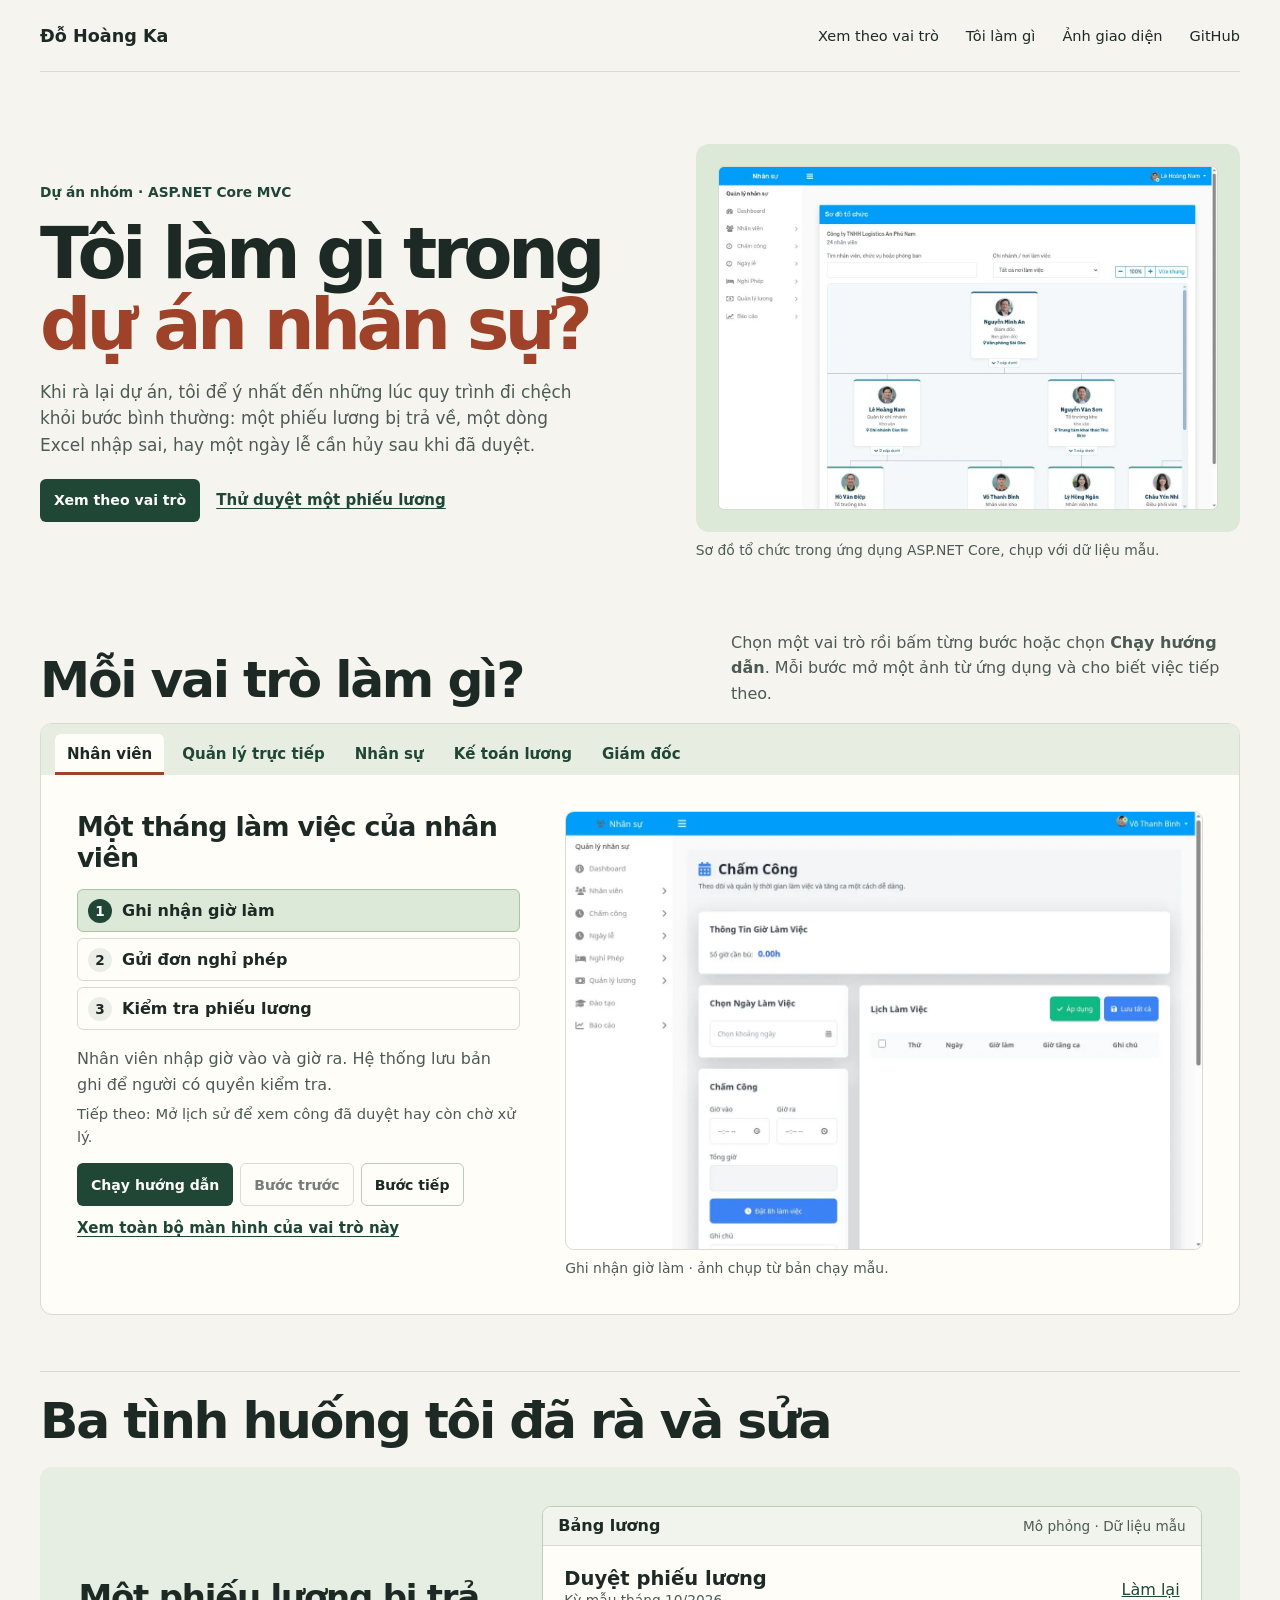
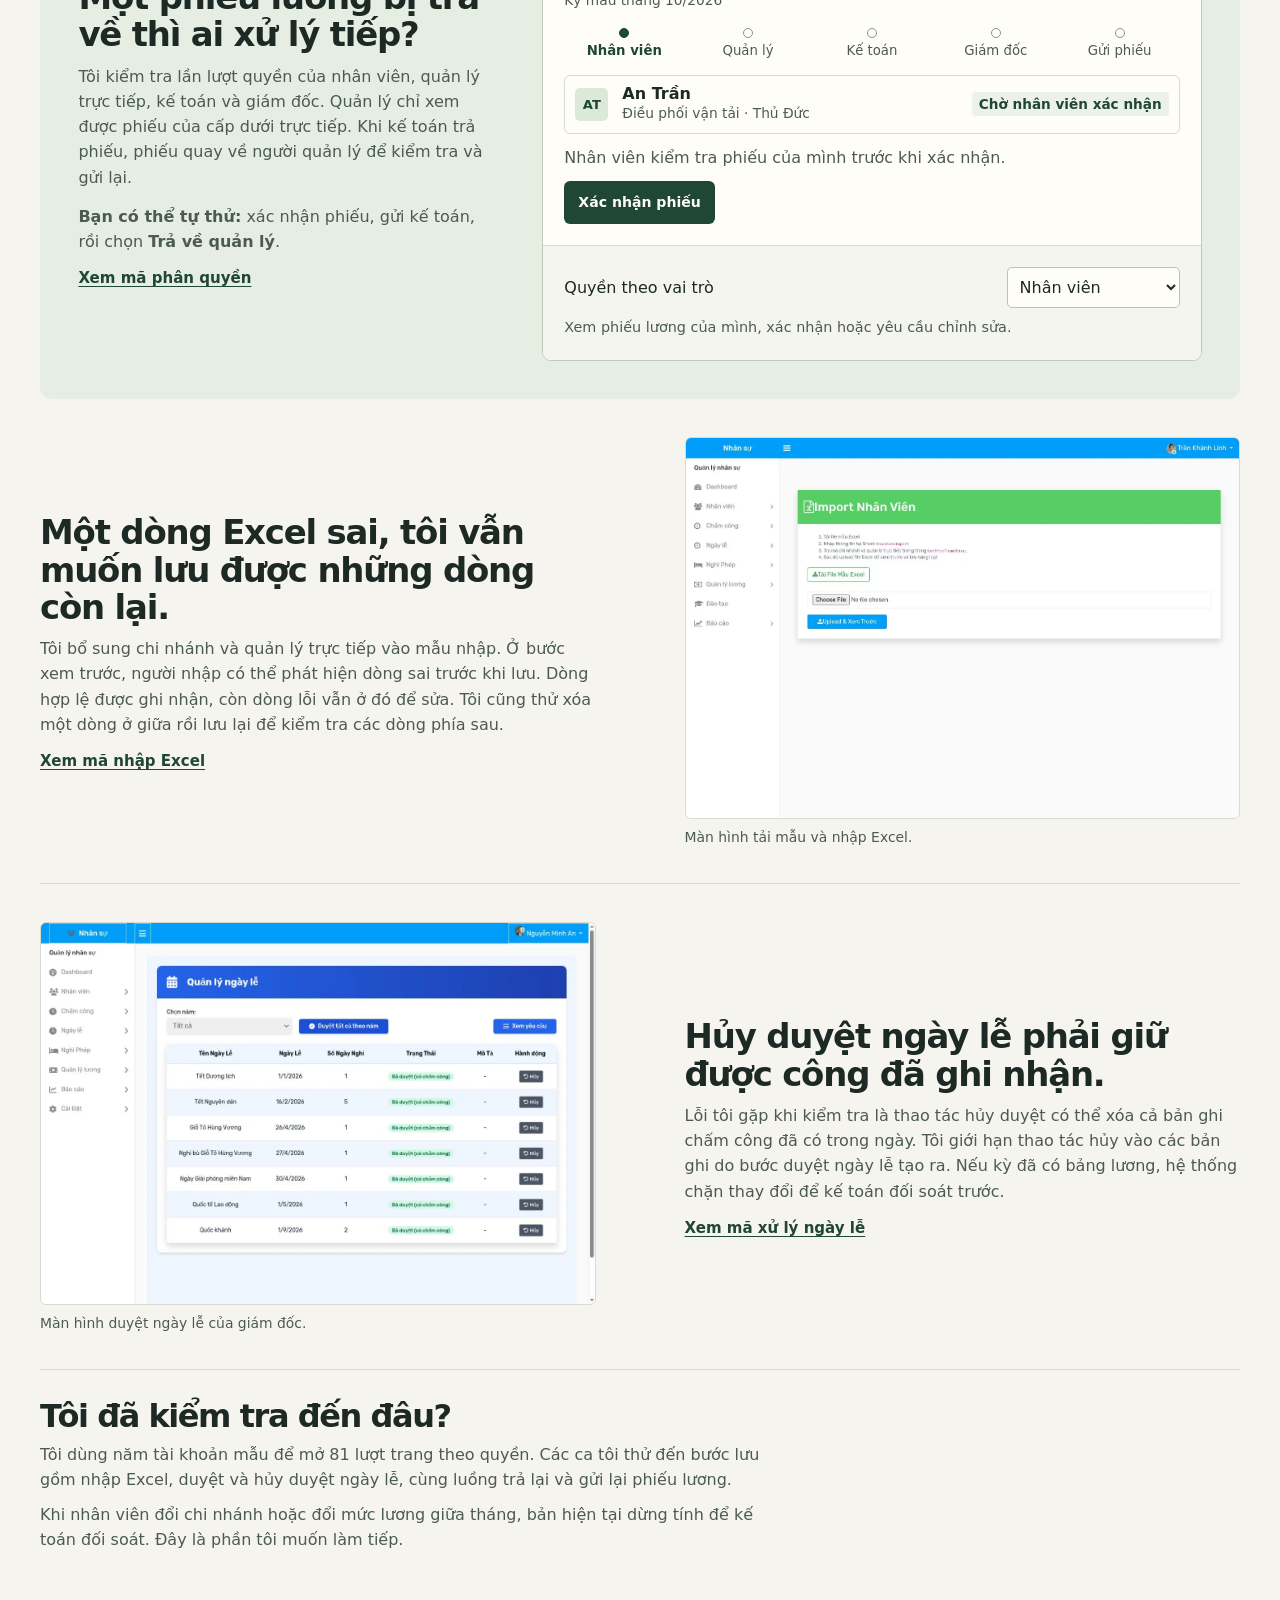
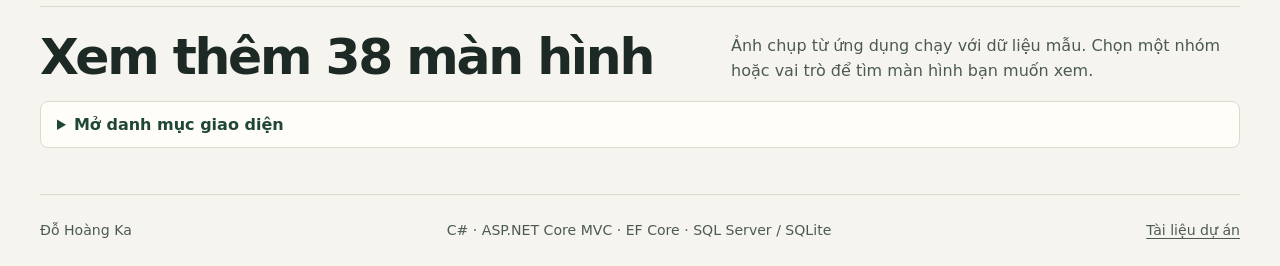
<file: index.html>
<!doctype html>
<html lang="vi">
<head>
  <meta charset="utf-8">
  <meta name="viewport" content="width=device-width, initial-scale=1">
  <meta name="description" content="Ghi chép của Đỗ Hoàng Ka về dự án nhóm quản lý nhân sự trên ASP.NET Core, từ phân quyền duyệt lương đến nhập hồ sơ Excel và bảo toàn dữ liệu chấm công.">
  <meta name="theme-color" content="#f6f4ee">
  <title>Đỗ Hoàng Ka — Dự án quản lý nhân sự</title>
  <link rel="stylesheet" href="./style.css">
  <script defer src="./demo.js"></script>
  <script defer src="./catalog-data.js"></script>
  <script defer src="./catalog.js"></script>
  <script defer src="./walkthrough.js"></script>
</head>
<body>
  <a class="skip" href="#main">Đến nội dung</a>
  <header class="site-header wrap">
    <a class="signature" href="#main">Đỗ Hoàng Ka</a>
    <nav aria-label="Điều hướng">
      <a href="#walkthrough">Xem theo vai trò</a>
      <a href="#technical">Tôi làm gì</a>
      <a href="#screens">Ảnh giao diện</a>
      <a href="https://github.com/KAHOCCODE/HRManagementSystem/tree/fix/hr-role-audit">GitHub</a>
    </nav>
  </header>

  <main id="main">
    <section class="hero wrap" aria-labelledby="title">
      <div class="hero-copy">
        <p class="context">Dự án nhóm · ASP.NET Core MVC</p>
        <h1 id="title">Tôi làm gì trong <em>dự án nhân sự?</em></h1>
        <p class="lead">Khi rà lại dự án, tôi để ý nhất đến những lúc quy trình đi chệch khỏi bước bình thường: một phiếu lương bị trả về, một dòng Excel nhập sai, hay một ngày lễ cần hủy sau khi đã duyệt.</p>
        <div class="actions">
          <a class="button primary" href="#walkthrough">Xem theo vai trò</a>
          <a class="text-link" href="#demo">Thử duyệt một phiếu lương</a>
        </div>
      </div>
      <figure class="hero-shot">
        <div class="image-frame">
          <a href="./screenshots/functions/organization.webp">
            <img src="./screenshots/functions/organization.webp" width="1348" height="926" alt="Sơ đồ tổ chức trong ứng dụng, hiển thị cấp quản lý và nhân viên theo nơi làm việc">
          </a>
        </div>
        <figcaption>Sơ đồ tổ chức trong ứng dụng ASP.NET Core, chụp với dữ liệu mẫu.</figcaption>
      </figure>
    </section>

    <section class="walkthrough wrap" id="walkthrough" aria-labelledby="walk-title">
      <div class="section-heading">
        <h2 id="walk-title">Mỗi vai trò làm gì?</h2>
        <p>Chọn một vai trò rồi bấm từng bước hoặc chọn <strong>Chạy hướng dẫn</strong>. Mỗi bước mở một ảnh từ ứng dụng và cho biết việc tiếp theo.</p>
      </div>
      <div class="tour">
        <div class="tour-tabs" role="tablist" aria-label="Vai trò trong hệ thống">
          <button type="button" role="tab" id="tab-employee" data-tour-role="employee" aria-selected="true" aria-controls="tour-panel">Nhân viên</button>
          <button type="button" role="tab" id="tab-manager" data-tour-role="manager" aria-selected="false" aria-controls="tour-panel" tabindex="-1">Quản lý trực tiếp</button>
          <button type="button" role="tab" id="tab-hr" data-tour-role="hr" aria-selected="false" aria-controls="tour-panel" tabindex="-1">Nhân sự</button>
          <button type="button" role="tab" id="tab-payroll" data-tour-role="payroll" aria-selected="false" aria-controls="tour-panel" tabindex="-1">Kế toán lương</button>
          <button type="button" role="tab" id="tab-director" data-tour-role="director" aria-selected="false" aria-controls="tour-panel" tabindex="-1">Giám đốc</button>
        </div>
        <div class="tour-panel" id="tour-panel" role="tabpanel" aria-labelledby="tab-employee">
          <div class="tour-guide">
            <h3 id="tour-name"></h3>
            <ol id="tour-steps" aria-label="Các bước của vai trò"></ol>
            <div id="tour-description" aria-live="polite">
              <p id="tour-note"></p>
              <p id="tour-next"></p>
            </div>
            <div class="tour-controls">
              <button type="button" id="tour-play" class="button primary">Chạy hướng dẫn</button>
              <button type="button" id="tour-previous" class="button neutral">Bước trước</button>
              <button type="button" id="tour-forward" class="button neutral">Bước tiếp</button>
            </div>
            <a class="text-link" id="tour-all" href="#screens">Xem toàn bộ màn hình của vai trò này</a>
          </div>
          <figure class="tour-shot">
            <a id="tour-image-link" href="./screenshots/functions/attendance.webp"><img id="tour-image" src="./screenshots/functions/attendance.webp" width="1348" height="926" alt="Màn hình đăng ký chấm công" loading="lazy"></a>
            <figcaption id="tour-caption">Ảnh chụp ứng dụng với dữ liệu mẫu.</figcaption>
          </figure>
        </div>
      </div>
    </section>

    <section class="work wrap" id="technical" aria-labelledby="technical-title">
      <div class="section-intro">
        <h2 id="technical-title">Ba tình huống tôi đã rà và sửa</h2>
      </div>

      <article class="pay-story" aria-labelledby="pay-title">
        <div class="pay-copy">
          <h3 id="pay-title">Một phiếu lương bị trả về thì ai xử lý tiếp?</h3>
          <p>Tôi kiểm tra lần lượt quyền của nhân viên, quản lý trực tiếp, kế toán và giám đốc. Quản lý chỉ xem được phiếu của cấp dưới trực tiếp. Khi kế toán trả phiếu, phiếu quay về người quản lý để kiểm tra và gửi lại.</p>
          <p><strong>Bạn có thể tự thử:</strong> xác nhận phiếu, gửi kế toán, rồi chọn <strong>Trả về quản lý</strong>.</p>
          <a class="text-link" href="https://github.com/KAHOCCODE/HRManagementSystem/blob/fix/hr-role-audit/HRManagementSystem/Authorization/PayrollAccess.cs">Xem mã phân quyền</a>
        </div>
        <section class="console" id="demo" aria-labelledby="demo-title">
        <div class="console-top">
          <h2 id="demo-title"><span class="app-icon" aria-hidden="true"><i></i></span> Bảng lương</h2>
          <span class="sample">Mô phỏng · Dữ liệu mẫu</span>
        </div>
        <div class="console-body">
          <div class="console-heading">
            <div><h3>Duyệt phiếu lương</h3><p>Kỳ mẫu tháng 10/2026</p></div>
            <button class="text-button" type="button" id="restart">Làm lại</button>
          </div>
          <ol class="steps" aria-label="Các bước duyệt lương" id="steps">
            <li aria-current="step"><span class="step-dot" aria-hidden="true"></span>Nhân viên</li>
            <li><span class="step-dot" aria-hidden="true"></span>Quản lý</li>
            <li><span class="step-dot" aria-hidden="true"></span>Kế toán</li>
            <li><span class="step-dot" aria-hidden="true"></span>Giám đốc</li>
            <li><span class="step-dot" aria-hidden="true"></span>Gửi phiếu</li>
          </ol>
          <div class="pay-card">
            <div class="person"><span class="avatar" aria-hidden="true">AT</span><div><strong>An Trần</strong><p>Điều phối vận tải · Thủ Đức</p></div></div>
            <span class="status" id="status">Chờ nhân viên xác nhận</span>
          </div>
          <p id="transition-note" class="transition" aria-live="polite">Nhân viên kiểm tra phiếu của mình trước khi xác nhận.</p>
          <div class="actions controls">
            <button class="button primary" type="button" id="advance">Xác nhận phiếu</button>
            <button class="button secondary" type="button" id="send-back" hidden>Trả lại</button>
          </div>
        </div>
        <div class="role-panel">
          <label for="role">Quyền theo vai trò</label>
          <select id="role"><option value="employee">Nhân viên</option><option value="manager">Quản lý trực tiếp</option><option value="payroll">Kế toán lương</option><option value="director">Giám đốc</option><option value="hr">Nhân sự</option></select>
          <p id="role-description" aria-live="polite">Xem phiếu lương của mình, xác nhận hoặc yêu cầu chỉnh sửa.</p>
        </div>
      </section>
      </article>

      <article class="story" aria-labelledby="excel-title">
        <div>
          <h3 id="excel-title">Một dòng Excel sai, tôi vẫn muốn lưu được những dòng còn lại.</h3>
          <p>Tôi bổ sung chi nhánh và quản lý trực tiếp vào mẫu nhập. Ở bước xem trước, người nhập có thể phát hiện dòng sai trước khi lưu. Dòng hợp lệ được ghi nhận, còn dòng lỗi vẫn ở đó để sửa. Tôi cũng thử xóa một dòng ở giữa rồi lưu lại để kiểm tra các dòng phía sau.</p>
          <a class="text-link" href="https://github.com/KAHOCCODE/HRManagementSystem/blob/fix/hr-role-audit/HRManagementSystem/Controllers/EmployeeImportController.cs">Xem mã nhập Excel</a>
        </div>
        <figure>
          <a href="./screenshots/functions/employee-import.webp">
            <img src="./screenshots/functions/employee-import.webp" width="1363" height="936" loading="lazy" alt="Màn hình tải mẫu và nhập hồ sơ nhân viên từ Excel">
          </a>
          <figcaption>Màn hình tải mẫu và nhập Excel.</figcaption>
        </figure>
      </article>

      <article class="story story-reverse" aria-labelledby="holiday-title">
        <div>
          <h3 id="holiday-title">Hủy duyệt ngày lễ phải giữ được công đã ghi nhận.</h3>
          <p>Lỗi tôi gặp khi kiểm tra là thao tác hủy duyệt có thể xóa cả bản ghi chấm công đã có trong ngày. Tôi giới hạn thao tác hủy vào các bản ghi do bước duyệt ngày lễ tạo ra. Nếu kỳ đã có bảng lương, hệ thống chặn thay đổi để kế toán đối soát trước.</p>
          <a class="text-link" href="https://github.com/KAHOCCODE/HRManagementSystem/blob/fix/hr-role-audit/HRManagementSystem/ApiControllers/HolidayManagerApiController.cs">Xem mã xử lý ngày lễ</a>
        </div>
        <figure>
          <a href="./screenshots/functions/holiday-approval.webp">
            <img src="./screenshots/functions/holiday-approval.webp" width="1348" height="926" loading="lazy" alt="Màn hình quản lý và duyệt ngày lễ trong ứng dụng">
          </a>
          <figcaption>Màn hình duyệt ngày lễ của giám đốc.</figcaption>
        </figure>
      </article>

      <aside class="testing" aria-labelledby="testing-title">
        <h2 id="testing-title">Tôi đã kiểm tra đến đâu?</h2>
        <p>Tôi dùng năm tài khoản mẫu để mở 81 lượt trang theo quyền. Các ca tôi thử đến bước lưu gồm nhập Excel, duyệt và hủy duyệt ngày lễ, cùng luồng trả lại và gửi lại phiếu lương.</p>
        <p>Khi nhân viên đổi chi nhánh hoặc đổi mức lương giữa tháng, bản hiện tại dừng tính để kế toán đối soát. Đây là phần tôi muốn làm tiếp.</p>
      </aside>
    </section>

    <section class="gallery wrap" id="screens" aria-labelledby="screens-title">
    <div class="section-header">
      <h2 id="screens-title">Xem thêm 38 màn hình</h2>
      <p>Ảnh chụp từ ứng dụng chạy với dữ liệu mẫu. Chọn một nhóm hoặc vai trò để tìm màn hình bạn muốn xem.</p>
    </div>
    <details class="archive" id="screen-archive">
      <summary>Mở danh mục giao diện</summary>
      <div class="archive-body">
        <div class="catalog-controls">
          <label>Nhóm chức năng<select id="catalog-group">
            <option value="">Tất cả chức năng</option>
            <option value="overview">Tổng quan</option>
            <option value="people">Nhân viên và tổ chức</option>
            <option value="attendance">Chấm công và làm bù</option>
            <option value="leave">Nghỉ phép và ngày lễ</option>
            <option value="payroll">Bảng lương</option>
            <option value="training">Đào tạo</option>
            <option value="reports">Báo cáo</option>
            <option value="settings">Cài đặt và quản trị</option>
          </select></label>
          <label>Vai trò có thể mở<select id="catalog-role">
            <option value="">Tất cả vai trò</option>
            <option value="employee">Nhân viên</option>
            <option value="manager">Quản lý trực tiếp</option>
            <option value="hr">Nhân sự</option>
            <option value="payroll">Kế toán lương</option>
            <option value="director">Giám đốc</option>
          </select></label>
          <p id="catalog-count" aria-live="polite"></p>
        </div>
        <div class="screens-grid" id="catalog-results"></div>
        <noscript><p>Bật JavaScript để dùng bộ lọc, hoặc mở <a href="https://github.com/KAHOCCODE/HRManagementSystem/tree/fix/hr-role-audit/portfolio#danh-mục-chức-năng">danh mục chức năng trên GitHub</a>.</p></noscript>
      </div>
    </details>
  </section>


  </main>
  <footer class="site-footer wrap">
    <span>Đỗ Hoàng Ka</span>
    <span>C# · ASP.NET Core MVC · EF Core · SQL Server / SQLite</span>
    <a href="https://github.com/KAHOCCODE/HRManagementSystem/tree/fix/hr-role-audit#portfolio-walkthrough">Tài liệu dự án</a>
  </footer>
</body>
</html>
</file>
<file: style.css>
:root {
  color-scheme: light;
  font-family: "Segoe UI", system-ui, sans-serif;
  --paper: #f6f4ee;
  --white: #fffdf8;
  --ink: #1d2924;
  --muted: #4c5b52;
  --line: #d7dbd0;
  --deep: #204735;
  --green: #dce9d9;
  --accent: #9e4329;
  background: var(--paper);
  color: var(--ink);
}
* { box-sizing: border-box; }
[hidden] { display: none !important; }
body { margin: 0; }
button, select { font: inherit; }
button:not(:disabled), summary { cursor: pointer; }
button:disabled { opacity: .6; }
a { color: inherit; text-underline-offset: .22em; }
a:hover { color: var(--accent); }
h1, h2, h3, p, figure { margin: 0; }
p { line-height: 1.58; }
img { display: block; max-width: 100%; height: auto; }
:focus-visible { outline: 3px solid var(--accent); outline-offset: 3px; }
.skip { position: absolute; inset: -100px auto auto 12px; z-index: 2; background: white; padding: 12px; }
.skip:focus { top: 10px; }
.wrap { width: min(1220px, calc(100% - 80px)); margin-inline: auto; }
.site-header, .site-footer { display: flex; justify-content: space-between; align-items: center; gap: 14px; min-height: 72px; }
.site-header { border-bottom: 1px solid var(--line); }
.signature { font-weight: 760; font-size: 1.1rem; white-space: nowrap; text-decoration: none; }
nav { display: flex; flex-wrap: wrap; gap: clamp(12px, 3vw, 27px); font-size: .91rem; }
nav a { text-decoration: none; }
section[id] { scroll-margin-top: 12px; }

.hero { display: grid; grid-template-columns: minmax(0, 1fr) minmax(0, .92fr); align-items: center; gap: clamp(26px, 5vw, 70px); padding-block: clamp(42px, 5.6vw, 78px) 51px; }
.context { color: var(--deep); font-weight: 700; font-size: .86rem; margin-bottom: 14px; }
h1 { max-width: 13ch; font-size: clamp(2.7rem, 5.6vw, 5.4rem); letter-spacing: -.065em; font-weight: 760; line-height: .99; }
h1 em { color: var(--accent); font-style: normal; }
.lead { max-width: 51ch; margin-block: 19px 20px; color: var(--muted); font-size: 1.06rem; }
.actions, .tour-controls { display: flex; flex-wrap: wrap; gap: 9px 16px; align-items: center; }
.button { min-height: 43px; display: inline-flex; align-items: center; justify-content: center; border-radius: 6px; border: 1px solid transparent; padding: 8px 13px; font-size: .88rem; font-weight: 680; text-decoration: none; }
.primary { background-color: var(--deep); color: #fffdf8; }
.primary:hover { color: white; background-color: #153827; }
.neutral, .secondary { background: var(--white); border-color: #bcc9bc; color: var(--ink); }
.neutral:hover:not(:disabled), .secondary:hover { background: var(--green); }
.text-link { color: var(--deep); font-weight: 670; font-size: .94rem; }
.hero-shot .image-frame { padding: clamp(10px, 2vw, 22px); background: var(--green); border-radius: 13px; }
.hero-shot a, .tour-shot a, .story figure a, .screens-grid a { display: block; }
.hero-shot img, .story img { width: 100%; border-radius: 6px; border: 1px solid var(--line); }
figcaption { margin-top: 8px; color: var(--muted); font-size: .87rem; line-height: 1.45; }

.walkthrough { padding-block: 19px 56px; }
.section-heading, .section-header { display: flex; justify-content: space-between; align-items: flex-end; gap: 18px; margin-bottom: 17px; }
h2 { font-size: clamp(1.9rem, 4vw, 3.15rem); line-height: 1.04; letter-spacing: -.045em; }
.section-heading p, .section-header p { max-width: 50ch; color: var(--muted); }
.tour { border: 1px solid var(--line); border-radius: 12px; overflow: hidden; background: var(--white); }
.tour-tabs { display: flex; align-items: end; gap: 6px; padding: 10px 14px 0; background: #e8ede1; overflow: auto; }
.tour-tabs button { white-space: nowrap; border: 0; border-bottom: 3px solid transparent; background: transparent; color: var(--deep); font-size: .94rem; font-weight: 675; padding: 11px 12px 9px; }
.tour-tabs button[aria-selected="true"] { background: var(--white); border-bottom-color: var(--accent); border-radius: 6px 6px 0 0; color: var(--ink); }
.tour-tabs button:focus-visible { outline-offset: -4px; }
.tour-panel { display: grid; grid-template-columns: minmax(0, .82fr) minmax(0, 1.18fr); gap: clamp(16px, 4vw, 45px); padding: clamp(16px, 3vw, 36px); }
.tour-guide h3 { font-size: clamp(1.24rem, 2.5vw, 1.68rem); line-height: 1.16; letter-spacing: -.025em; }
#tour-steps { display: grid; gap: 6px; margin-block: 16px; padding: 0; list-style: none; counter-reset: tour; }
#tour-steps li { counter-increment: tour; }
#tour-steps button { min-height: 43px; display: flex; align-items: center; width: 100%; text-align: start; gap: 10px; color: var(--ink); border: 1px solid var(--line); border-radius: 6px; padding: 7px 10px; background: transparent; font-weight: 650; }
#tour-steps button::before { content: counter(tour); flex: none; display: grid; place-items: center; width: 24px; height: 24px; border-radius: 50%; background: #ebeee6; font-size: .85rem; }
#tour-steps button[aria-current="step"] { background: var(--green); border-color: #a9c3a7; }
#tour-steps button[aria-current="step"]::before { color: white; background: var(--deep); }
#tour-description p { color: var(--muted); }
#tour-next { margin-top: 5px; font-size: .92rem; }
.tour-controls { gap: 7px; margin-block: 15px 12px; }
.tour-shot { min-width: 0; align-self: center; }
.tour-shot a { overflow: hidden; background: #f1f3ef; border: 1px solid var(--line); border-radius: 9px; }
.tour-shot img { width: 100%; aspect-ratio: 1348 / 926; object-fit: contain; }

.work { margin-bottom: 54px; }
.section-intro { padding: 23px 0 20px; border-top: 1px solid var(--line); }
.pay-story { display: grid; grid-template-columns: minmax(0, .77fr) minmax(0, 1.23fr); gap: clamp(20px, 4vw, 59px); align-items: center; padding: clamp(17px, 3vw, 39px); background: #e6ede2; border-radius: 12px; }
.pay-copy h3, .story h3 { font-size: clamp(1.38rem, 2.75vw, 2.12rem); line-height: 1.1; letter-spacing: -.035em; }
.pay-copy p, .story p { margin-block: 10px 14px; color: var(--muted); }
.console { min-width: 0; overflow: hidden; background: var(--white); border: 1px solid #becbbb; border-radius: 9px; }
.console-top, .console-heading, .person, .pay-card { display: flex; align-items: center; gap: 8px 14px; }
.console-top, .console-heading, .pay-card { justify-content: space-between; }
.console-top { padding: 11px 15px; background: #f1f4ec; border-bottom: 1px solid var(--line); }
.console-top h2 { font-size: 1rem; font-weight: 735; letter-spacing: 0; }
.sample { font-size: .85rem; color: var(--muted); }
.console-body, .role-panel { padding: clamp(12px, 2.2vw, 21px); }
.console-heading h3 { font-size: 1.22rem; }
.console-heading p, .person p { color: var(--muted); font-size: .86rem; }
.text-button { background: none; border: 0; color: var(--deep); padding: 6px 0; text-decoration: underline; }
.steps { display: grid; grid-template-columns: repeat(5, 1fr); gap: 4px; margin: 16px 0; padding: 0; list-style: none; }
.steps li { display: grid; gap: 5px; justify-items: center; text-align: center; font-size: .83rem; line-height: 1.2; color: var(--muted); }
.step-dot { width: 10px; height: 10px; border: 1px solid #89978b; border-radius: 50%; }
.steps li[aria-current] { font-weight: 750; color: var(--deep); }
.steps li[aria-current] .step-dot, .steps .is-complete .step-dot { border-color: var(--deep); background: var(--deep); }
.pay-card { flex-wrap: wrap; padding: 8px 10px; border: 1px solid var(--line); border-radius: 6px; }
.avatar { display: grid; place-items: center; width: 33px; height: 33px; background: var(--green); border-radius: 5px; color: var(--deep); font-size: .82rem; font-weight: 760; }
.status { background: #edf2e8; color: var(--deep); padding: 4px 7px; border-radius: 4px; font-size: .85rem; font-weight: 650; }
.transition { margin-block: 11px; color: var(--muted); }
.role-panel { display: grid; grid-template-columns: minmax(0, 1fr) auto; align-items: center; gap: 8px; background: #f4f5ef; border-top: 1px solid var(--line); }
.role-panel p { grid-column: 1 / -1; color: var(--muted); font-size: .9rem; }

.story { display: grid; grid-template-columns: minmax(0, 1fr) minmax(0, 1fr); gap: clamp(24px, 7vw, 89px); align-items: center; margin-top: 38px; padding-bottom: 36px; border-bottom: 1px solid var(--line); }
.story-reverse > div { grid-column: 2; grid-row: 1; }
.story-reverse figure { grid-column: 1; grid-row: 1; }
.testing { max-width: 72ch; padding: 30px 0 0; }
.testing h2 { font-size: clamp(1.4rem, 3vw, 2rem); }
.testing p { color: var(--muted); margin-top: 9px; }
.gallery { padding: 24px 0 46px; border-top: 1px solid var(--line); }
.archive { border: 1px solid var(--line); border-radius: 8px; background: var(--white); }
.archive summary { padding: 13px 16px; color: var(--deep); font-weight: 700; }
.archive-body { padding: 14px 16px 17px; border-top: 1px solid var(--line); }
.catalog-controls { display: flex; flex-wrap: wrap; align-items: end; gap: 12px; margin-bottom: 16px; }
.catalog-controls label { display: grid; gap: 5px; font-weight: 670; font-size: .94rem; }
.catalog-controls p { margin-left: auto; color: var(--muted); }
select { min-width: 0; min-height: 41px; padding: 6px 8px; border: 1px solid #b7c3b6; border-radius: 5px; background-color: var(--white); color: var(--ink); }
.screens-grid { display: grid; grid-template-columns: repeat(3, minmax(0, 1fr)); gap: 12px; }
.screens-grid figure { overflow: hidden; border: 1px solid var(--line); border-radius: 7px; }
.screens-grid figcaption { display: grid; gap: 3px; margin: 0; padding: 9px; }
.screens-grid strong { color: var(--ink); }
.site-footer { border-top: 1px solid var(--line); color: var(--muted); font-size: .88rem; flex-wrap: wrap; }

@media (max-width: 940px) {
  .wrap { width: calc(100% - 44px); }
  .section-heading, .section-header { display: grid; gap: 8px; }
  .screens-grid { grid-template-columns: repeat(2, minmax(0, 1fr)); }
}
@media (max-width: 680px) {
  .wrap { width: calc(100% - 32px); }
  .site-header { min-height: 64px; gap: 8px; }
  .signature { font-size: .95rem; }
  nav { gap: 8px; font-size: .79rem; }
  .hero, .tour-panel, .pay-story, .story { grid-template-columns: 1fr; }
  .hero { padding-top: 36px; padding-bottom: 31px; gap: 24px; }
  .story-reverse > div, .story-reverse figure { grid-column: auto; grid-row: auto; }
  .screens-grid { grid-template-columns: 1fr; }
  .catalog-controls p { margin: 0; width: 100%; }
  .site-footer { padding-block: 10px; }
}

@media (max-width: 550px) {
  .tour-tabs { flex-wrap: wrap; padding-bottom: 5px; }
  .tour-tabs button { padding: 7px 9px; font-size: .87rem; }
}
</file>
